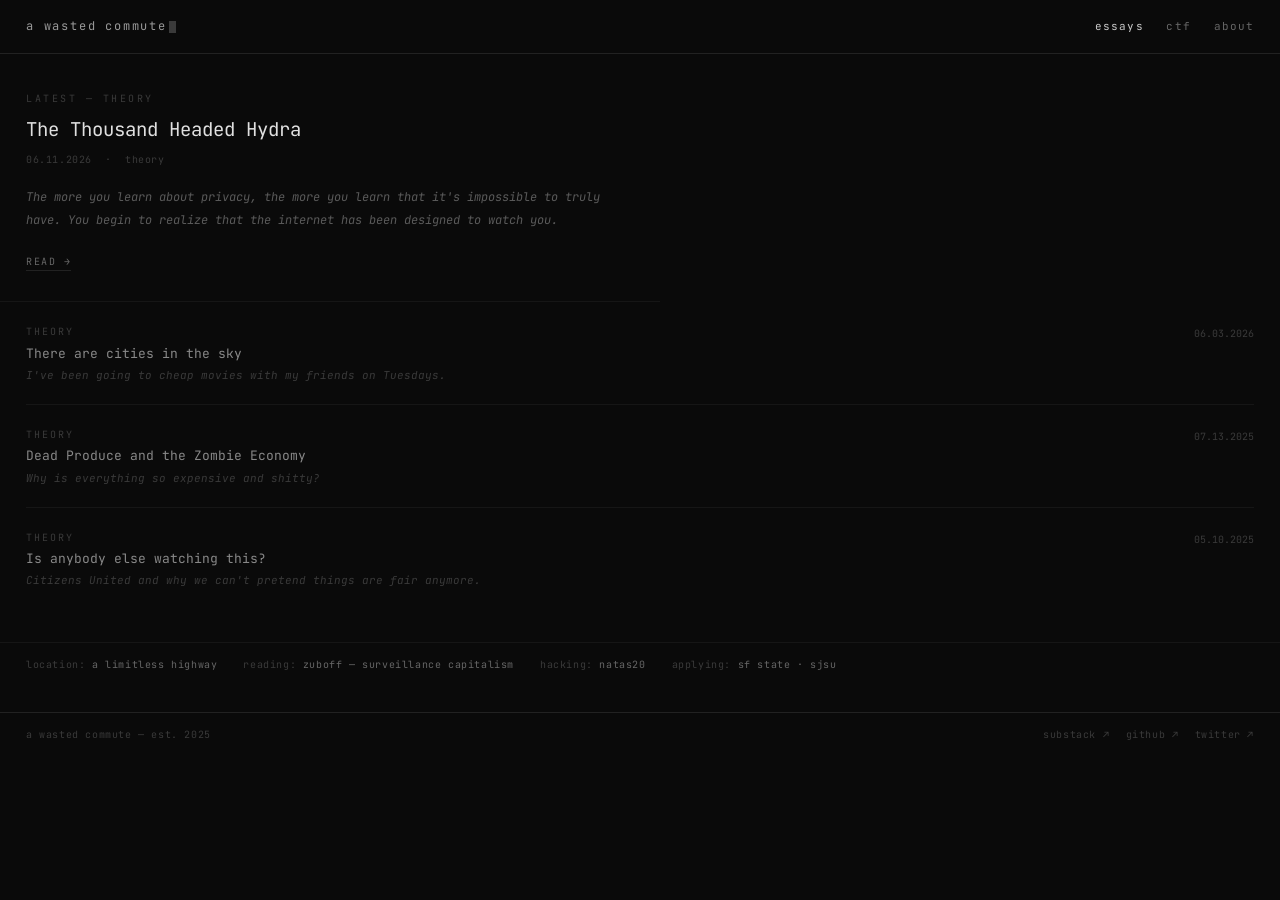
<file: index.html>
<!DOCTYPE html>
<html lang="en">
<head>
  <meta charset="UTF-8">
  <meta name="viewport" content="width=device-width, initial-scale=1.0">
  <title>a wasted commute</title>
  <link rel="stylesheet" href="style.css">
</head>
<body>

  <header class="site-header">
    <div class="site-title">a wasted commute<span class="cursor"></span></div>
    <nav class="site-nav">
      <a href="/" class="active">essays</a>
      <a href="/ctf">ctf</a>
      <a href="/about">about</a>
    </nav>
  </header>

  <main>

    <div class="hero">
      <div class="post-tag">latest — theory</div>
      <h1 class="hero-title">
        <a href="/essays/the-thousand-headed-hydra">The Thousand Headed Hydra</a>
      </h1>
      <div class="post-meta">06.11.2026 &nbsp;·&nbsp; theory</div>
      <p class="post-excerpt">The more you learn about privacy, the more you learn that it's impossible to truly have. You begin to realize that the internet has been designed to watch you.</p>
      <a href="/essays/the-thousand-headed-hydra" class="read-more">read →</a>
    </div>

    <div class="post-list">

      <div class="post-item">
        <div class="item-left">
          <div class="item-tag">theory</div>
          <a href="/essays/there-are-cities-in-the-sky" class="item-title">There are cities in the sky</a>
          <div class="item-subtitle">I've been going to cheap movies with my friends on Tuesdays.</div>
        </div>
        <div class="item-date">06.03.2026</div>
      </div>

      <div class="post-item">
        <div class="item-left">
          <div class="item-tag">theory</div>
          <a href="/essays/dead-produce-and-the-zombie-economy" class="item-title">Dead Produce and the Zombie Economy</a>
          <div class="item-subtitle">Why is everything so expensive and shitty?</div>
        </div>
        <div class="item-date">07.13.2025</div>
      </div>

      <div class="post-item">
        <div class="item-left">
          <div class="item-tag">theory</div>
          <a href="/essays/is-anybody-else-watching-this" class="item-title">Is anybody else watching this?</a>
          <div class="item-subtitle">Citizens United and why we can't pretend things are fair anymore.</div>
        </div>
        <div class="item-date">05.10.2025</div>
      </div>

    </div>

    <div class="status-strip">
      <div class="strip-item">location: <span>a limitless highway</span></div>
      <div class="strip-item">reading: <span>zuboff — surveillance capitalism</span></div>
      <div class="strip-item">hacking: <span>natas20</span></div>
      <div class="strip-item">applying: <span>sf state · sjsu</span></div>
    </div>

  </main>

  <footer class="site-footer">
    <div class="footer-left">a wasted commute — est. 2025</div>
    <div class="footer-right">
      <a href="https://awastedcommute.substack.com" target="_blank">substack ↗</a>
      <a href="https://github.com/granolapunx" target="_blank">github ↗</a>
      <a href="https://twitter.com/awastedcommute" target="_blank">twitter ↗</a>
    </div>
  </footer>

</body>
</html>
</file>
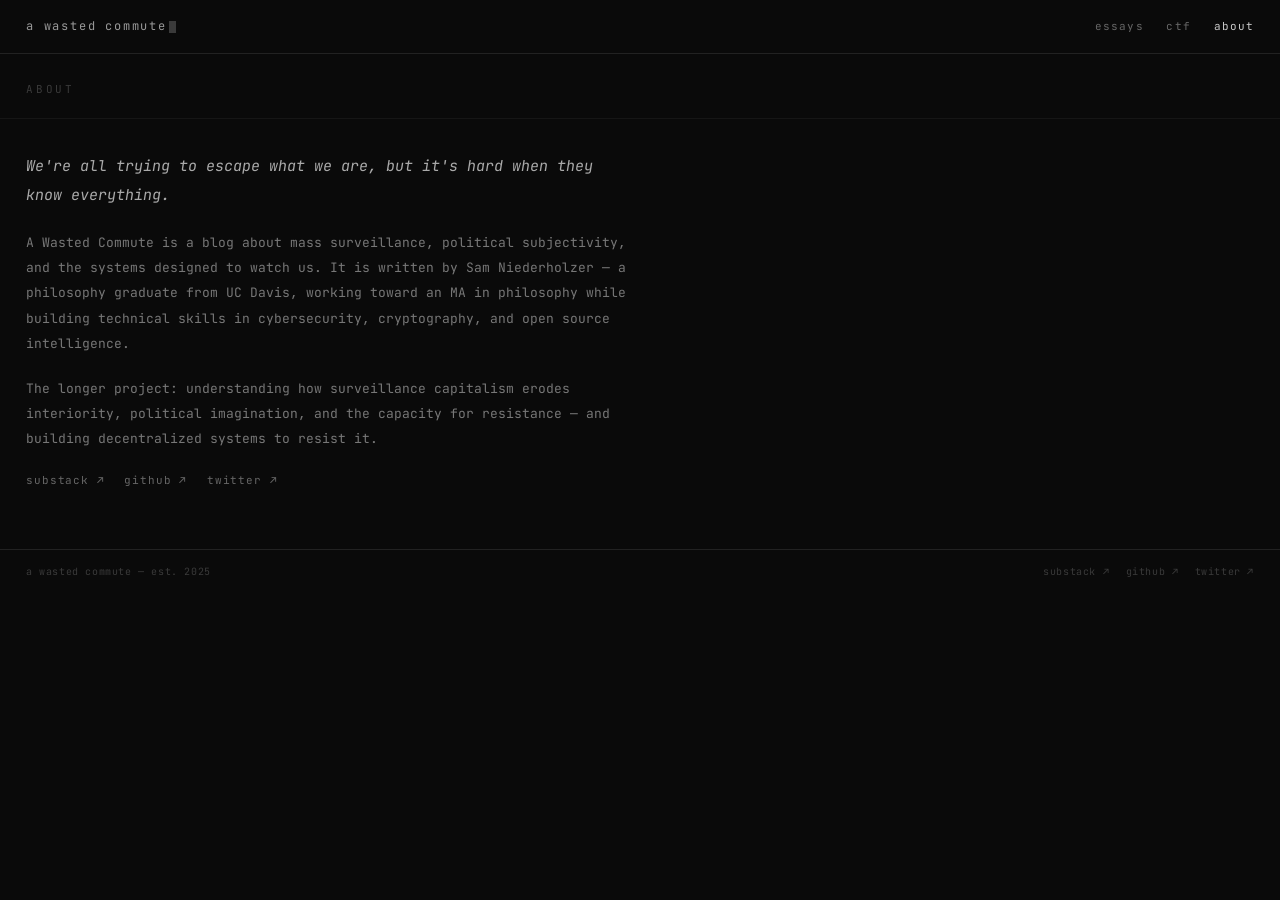
<file: about/index.html>
<!DOCTYPE html>
<html lang="en">
<head>
  <meta charset="UTF-8">
  <meta name="viewport" content="width=device-width, initial-scale=1.0">
  <title>about — a wasted commute</title>
  <link rel="stylesheet" href="../style.css">
</head>
<body>

  <header class="site-header">
    <div class="site-title">a wasted commute<span class="cursor"></span></div>
    <nav class="site-nav">
      <a href="/">essays</a>
      <a href="/ctf">ctf</a>
      <a href="/about" class="active">about</a>
    </nav>
  </header>

  <main>

    <div class="page-header">
      <div class="page-title">about</div>
    </div>

    <div class="about-body">

      <p>We're all trying to escape what we are, but it's hard when they know everything.</p>

      <p>A Wasted Commute is a blog about mass surveillance, political subjectivity, and the systems designed to watch us. It is written by Sam Niederholzer — a philosophy graduate from UC Davis, working toward an MA in philosophy while building technical skills in cybersecurity, cryptography, and open source intelligence.</p>

      <p>The longer project: understanding how surveillance capitalism erodes interiority, political imagination, and the capacity for resistance — and building decentralized systems to resist it.</p>

      <div class="links">
        <a href="https://awastedcommute.substack.com" target="_blank">substack ↗</a>
        <a href="https://github.com/granolapunx" target="_blank">github ↗</a>
        <a href="https://twitter.com/awastedcommute" target="_blank">twitter ↗</a>
      </div>

    </div>

  </main>

  <footer class="site-footer">
    <div class="footer-left">a wasted commute — est. 2025</div>
    <div class="footer-right">
      <a href="https://awastedcommute.substack.com" target="_blank">substack ↗</a>
      <a href="https://github.com/granolapunx" target="_blank">github ↗</a>
      <a href="https://twitter.com/awastedcommute" target="_blank">twitter ↗</a>
    </div>
  </footer>

</body>
</html>
</file>
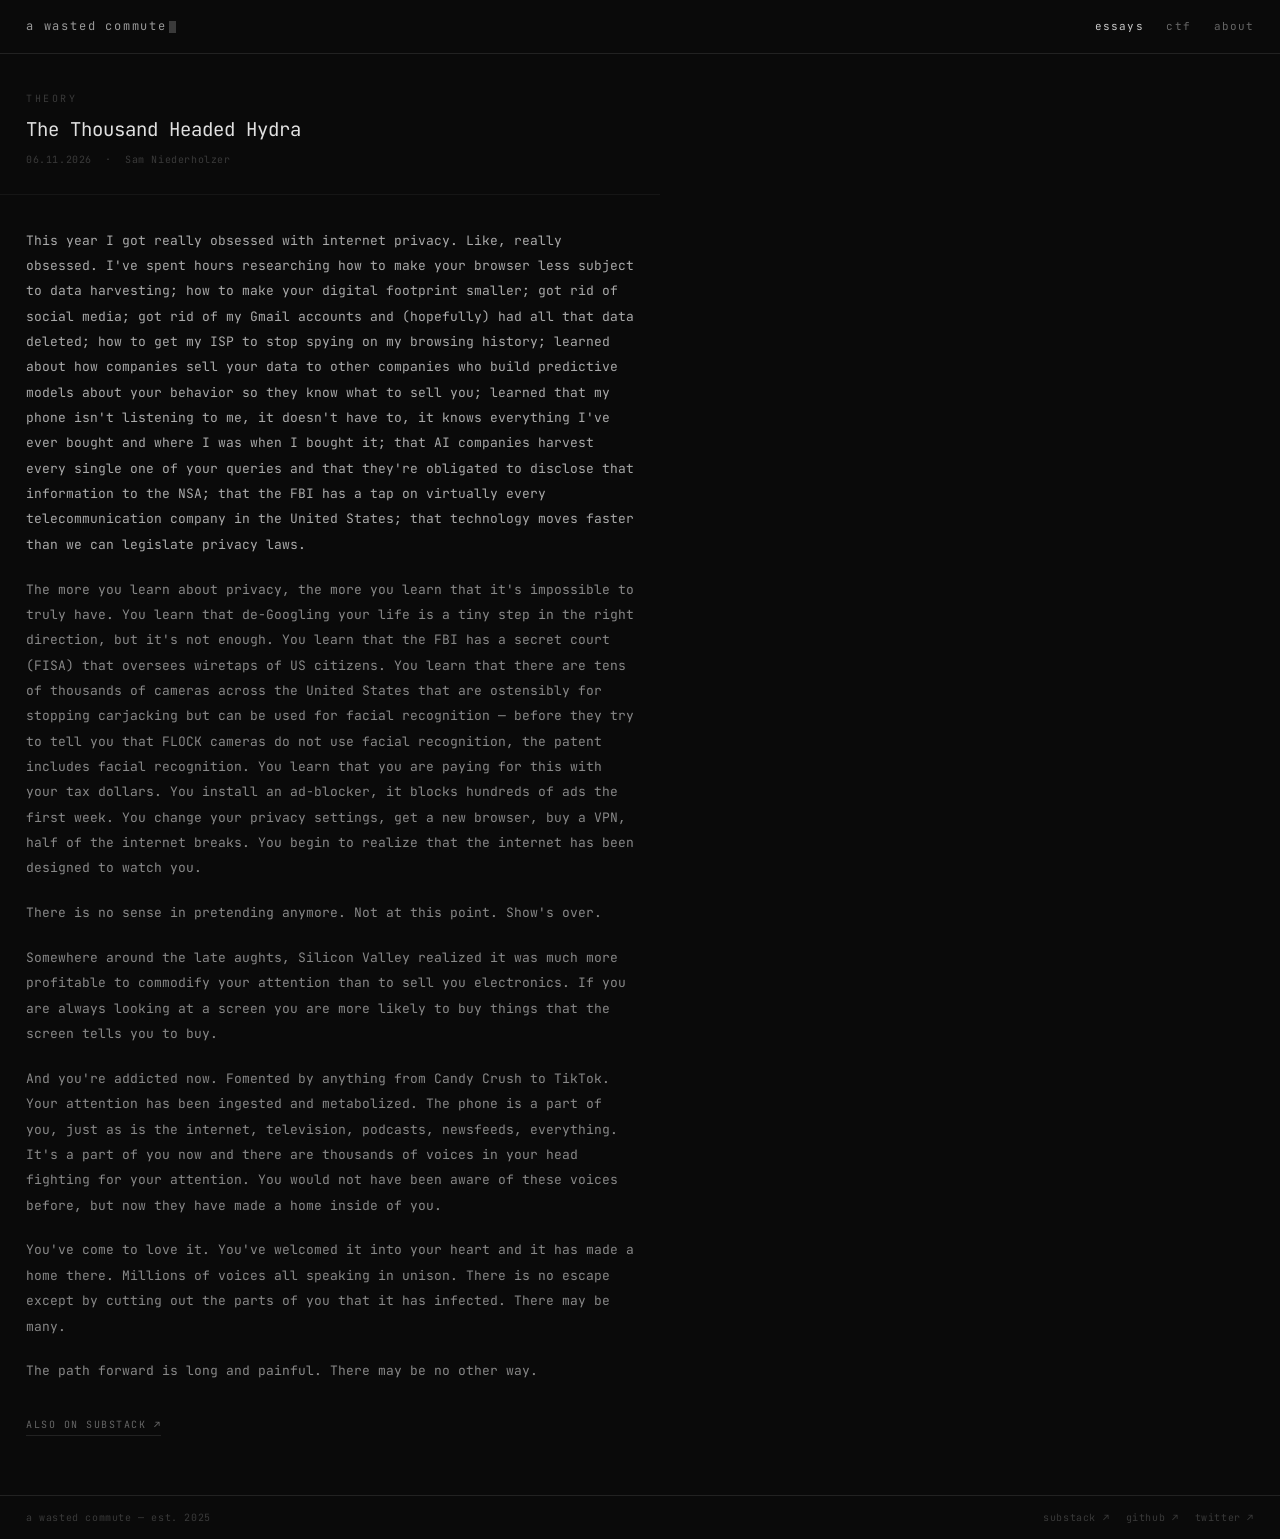
<file: essays/the-thousand-headed-hydra/index.html>
<!DOCTYPE html>
<html lang="en">
<head>
  <meta charset="UTF-8">
  <meta name="viewport" content="width=device-width, initial-scale=1.0">
  <title>The Thousand Headed Hydra — a wasted commute</title>
  <link rel="stylesheet" href="../../style.css">
</head>
<body>

  <header class="site-header">
    <div class="site-title">a wasted commute<span class="cursor"></span></div>
    <nav class="site-nav">
      <a href="/" class="active">essays</a>
      <a href="/ctf">ctf</a>
      <a href="/about">about</a>
    </nav>
  </header>

  <main>

    <div class="essay-header">
      <div class="post-tag">theory</div>
      <h1>The Thousand Headed Hydra</h1>
      <div class="essay-meta">06.11.2026 &nbsp;·&nbsp; Sam Niederholzer</div>
    </div>

    <div class="essay-body">

      <p>This year I got really obsessed with internet privacy. Like, really obsessed. I've spent hours researching how to make your browser less subject to data harvesting; how to make your digital footprint smaller; got rid of social media; got rid of my Gmail accounts and (hopefully) had all that data deleted; how to get my ISP to stop spying on my browsing history; learned about how companies sell your data to other companies who build predictive models about your behavior so they know what to sell you; learned that my phone isn't listening to me, it doesn't have to, it knows everything I've ever bought and where I was when I bought it; that AI companies harvest every single one of your queries and that they're obligated to disclose that information to the NSA; that the FBI has a tap on virtually every telecommunication company in the United States; that technology moves faster than we can legislate privacy laws.</p>

      <p>The more you learn about privacy, the more you learn that it's impossible to truly have. You learn that de-Googling your life is a tiny step in the right direction, but it's not enough. You learn that the FBI has a secret court (FISA) that oversees wiretaps of US citizens. You learn that there are tens of thousands of cameras across the United States that are ostensibly for stopping carjacking but can be used for facial recognition — before they try to tell you that FLOCK cameras do not use facial recognition, the patent includes facial recognition. You learn that you are paying for this with your tax dollars. You install an ad-blocker, it blocks hundreds of ads the first week. You change your privacy settings, get a new browser, buy a VPN, half of the internet breaks. You begin to realize that the internet has been designed to watch you.</p>

      <p>There is no sense in pretending anymore. Not at this point. Show's over.</p>

      <p>Somewhere around the late aughts, Silicon Valley realized it was much more profitable to commodify your attention than to sell you electronics. If you are always looking at a screen you are more likely to buy things that the screen tells you to buy.</p>

      <p>And you're addicted now. Fomented by anything from Candy Crush to TikTok. Your attention has been ingested and metabolized. The phone is a part of you, just as is the internet, television, podcasts, newsfeeds, everything. It's a part of you now and there are thousands of voices in your head fighting for your attention. You would not have been aware of these voices before, but now they have made a home inside of you.</p>

      <p>You've come to love it. You've welcomed it into your heart and it has made a home there. Millions of voices all speaking in unison. There is no escape except by cutting out the parts of you that it has infected. There may be many.</p>

      <p>The path forward is long and painful. There may be no other way.</p>

      <a href="https://awastedcommute.substack.com/p/the-thousand-headed-hydra" target="_blank" class="substack-link">also on substack ↗</a>

    </div>

  </main>

  <footer class="site-footer">
    <div class="footer-left">a wasted commute — est. 2025</div>
    <div class="footer-right">
      <a href="https://awastedcommute.substack.com" target="_blank">substack ↗</a>
      <a href="https://github.com/granolapunx" target="_blank">github ↗</a>
      <a href="https://twitter.com/awastedcommute" target="_blank">twitter ↗</a>
    </div>
  </footer>

</body>
</html>
</file>
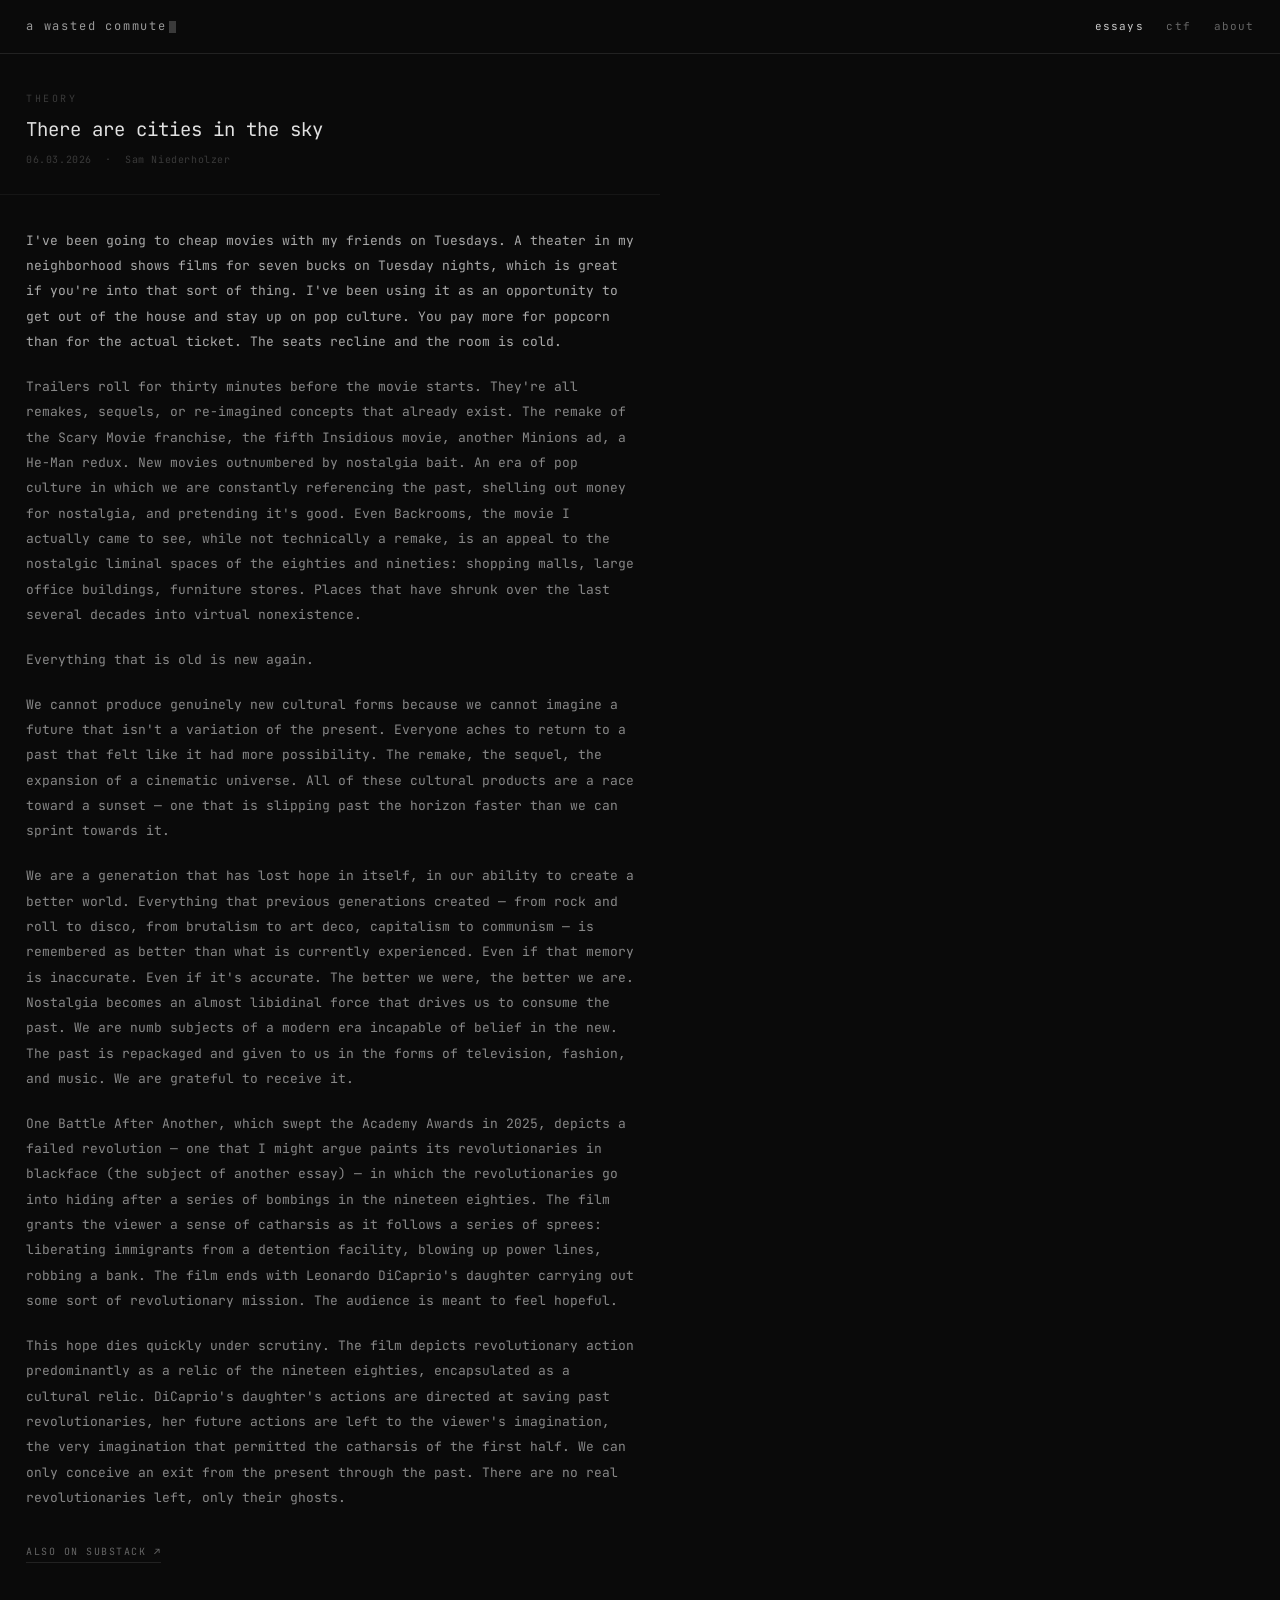
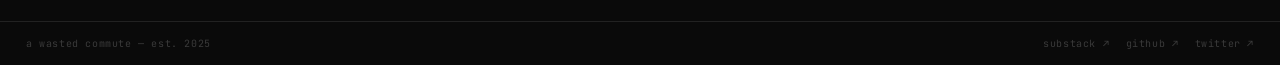
<file: essays/there-are-cities-in-the-sky/index.html>
<!DOCTYPE html>
<html lang="en">
<head>
  <meta charset="UTF-8">
  <meta name="viewport" content="width=device-width, initial-scale=1.0">
  <title>There are cities in the sky — a wasted commute</title>
  <link rel="stylesheet" href="../../style.css">
</head>
<body>

  <header class="site-header">
    <div class="site-title">a wasted commute<span class="cursor"></span></div>
    <nav class="site-nav">
      <a href="/" class="active">essays</a>
      <a href="/ctf">ctf</a>
      <a href="/about">about</a>
    </nav>
  </header>

  <main>

    <div class="essay-header">
      <div class="post-tag">theory</div>
      <h1>There are cities in the sky</h1>
      <div class="essay-meta">06.03.2026 &nbsp;·&nbsp; Sam Niederholzer</div>
    </div>

    <div class="essay-body">

      <p>I've been going to cheap movies with my friends on Tuesdays. A theater in my neighborhood shows films for seven bucks on Tuesday nights, which is great if you're into that sort of thing. I've been using it as an opportunity to get out of the house and stay up on pop culture. You pay more for popcorn than for the actual ticket. The seats recline and the room is cold.</p>

      <p>Trailers roll for thirty minutes before the movie starts. They're all remakes, sequels, or re-imagined concepts that already exist. The remake of the Scary Movie franchise, the fifth Insidious movie, another Minions ad, a He-Man redux. New movies outnumbered by nostalgia bait. An era of pop culture in which we are constantly referencing the past, shelling out money for nostalgia, and pretending it's good. Even Backrooms, the movie I actually came to see, while not technically a remake, is an appeal to the nostalgic liminal spaces of the eighties and nineties: shopping malls, large office buildings, furniture stores. Places that have shrunk over the last several decades into virtual nonexistence.</p>

      <p>Everything that is old is new again.</p>

      <p>We cannot produce genuinely new cultural forms because we cannot imagine a future that isn't a variation of the present. Everyone aches to return to a past that felt like it had more possibility. The remake, the sequel, the expansion of a cinematic universe. All of these cultural products are a race toward a sunset — one that is slipping past the horizon faster than we can sprint towards it.</p>

      <p>We are a generation that has lost hope in itself, in our ability to create a better world. Everything that previous generations created — from rock and roll to disco, from brutalism to art deco, capitalism to communism — is remembered as better than what is currently experienced. Even if that memory is inaccurate. Even if it's accurate. The better we were, the better we are. Nostalgia becomes an almost libidinal force that drives us to consume the past. We are numb subjects of a modern era incapable of belief in the new. The past is repackaged and given to us in the forms of television, fashion, and music. We are grateful to receive it.</p>

      <p>One Battle After Another, which swept the Academy Awards in 2025, depicts a failed revolution — one that I might argue paints its revolutionaries in blackface (the subject of another essay) — in which the revolutionaries go into hiding after a series of bombings in the nineteen eighties. The film grants the viewer a sense of catharsis as it follows a series of sprees: liberating immigrants from a detention facility, blowing up power lines, robbing a bank. The film ends with Leonardo DiCaprio's daughter carrying out some sort of revolutionary mission. The audience is meant to feel hopeful.</p>

      <p>This hope dies quickly under scrutiny. The film depicts revolutionary action predominantly as a relic of the nineteen eighties, encapsulated as a cultural relic. DiCaprio's daughter's actions are directed at saving past revolutionaries, her future actions are left to the viewer's imagination, the very imagination that permitted the catharsis of the first half. We can only conceive an exit from the present through the past. There are no real revolutionaries left, only their ghosts.</p>

      <a href="https://awastedcommute.substack.com/p/there-are-cities-in-the-sky" target="_blank" class="substack-link">also on substack ↗</a>

    </div>

  </main>

  <footer class="site-footer">
    <div class="footer-left">a wasted commute — est. 2025</div>
    <div class="footer-right">
      <a href="https://awastedcommute.substack.com" target="_blank">substack ↗</a>
      <a href="https://github.com/granolapunx" target="_blank">github ↗</a>
      <a href="https://twitter.com/awastedcommute" target="_blank">twitter ↗</a>
    </div>
  </footer>

</body>
</html>
</file>
<file: style.css>
@import url('https://fonts.googleapis.com/css2?family=JetBrains+Mono:ital,wght@0,300;0,400;0,500;1,300;1,400&display=swap');

*, *::before, *::after { box-sizing: border-box; margin: 0; padding: 0; }

:root {
  --bg:            #0a0a0a;
  --text:          #c9c9c9;
  --muted:         #666;
  --dim:           #3a3a3a;
  --faint:         #161616;
  --border:        #222;
  --accent:        #999;
  --font:          'JetBrains Mono', 'Courier New', monospace;
  --max-w:         660px;
}

html, body {
  background: var(--bg);
  color: var(--text);
  font-family: var(--font);
  font-size: 13px;
  line-height: 1.7;
  min-height: 100vh;
}

a { color: inherit; text-decoration: none; }

/* HEADER */
.site-header {
  padding: 1.25rem 2rem;
  border-bottom: 0.5px solid var(--border);
  display: flex;
  justify-content: space-between;
  align-items: center;
  position: sticky;
  top: 0;
  background: var(--bg);
  z-index: 10;
}

.site-title { font-size: 12px; letter-spacing: 0.15em; color: var(--accent); }

.cursor {
  display: inline-block;
  width: 7px;
  height: 12px;
  background: var(--dim);
  vertical-align: middle;
  margin-left: 2px;
  animation: blink 1.2s step-end infinite;
}

@keyframes blink { 50% { opacity: 0; } }

.site-nav { display: flex; gap: 1.75rem; }

.site-nav a {
  font-size: 11px;
  color: var(--muted);
  letter-spacing: 0.1em;
  transition: color 0.15s;
}

.site-nav a:hover,
.site-nav a.active { color: var(--text); }

/* HERO */
.hero {
  padding: 2.75rem 2rem 2.25rem;
  border-bottom: 0.5px solid var(--faint);
  max-width: var(--max-w);
}

.post-tag {
  font-size: 10px;
  letter-spacing: 0.25em;
  color: var(--dim);
  text-transform: uppercase;
  margin-bottom: 0.8rem;
}

.hero-title {
  font-size: 19px;
  font-weight: 400;
  color: #e0e0e0;
  line-height: 1.35;
  margin-bottom: 0.65rem;
}

.hero-title a:hover { color: #fff; }

.post-meta {
  font-size: 10px;
  color: var(--dim);
  letter-spacing: 0.06em;
  margin-bottom: 1.35rem;
}

.post-excerpt {
  font-size: 12px;
  line-height: 1.95;
  color: #5a5a5a;
  margin-bottom: 1.35rem;
  font-style: italic;
}

.read-more {
  font-size: 10px;
  letter-spacing: 0.15em;
  color: var(--muted);
  text-transform: uppercase;
  border-bottom: 0.5px solid var(--border);
  padding-bottom: 2px;
  transition: color 0.15s, border-color 0.15s;
}

.read-more:hover { color: var(--text); border-color: var(--muted); }

/* POST LIST */
.post-list { padding: 0 2rem; }

.post-item {
  padding: 1.6rem 0;
  border-bottom: 0.5px solid var(--faint);
  display: flex;
  justify-content: space-between;
  align-items: flex-start;
  gap: 1.5rem;
}

.post-item:last-child { border-bottom: none; }

.item-left { flex: 1; min-width: 0; }

.item-tag {
  font-size: 10px;
  letter-spacing: 0.2em;
  color: var(--dim);
  text-transform: uppercase;
  margin-bottom: 0.35rem;
}

.item-title {
  font-size: 13px;
  color: #888;
  font-weight: 400;
  line-height: 1.45;
  display: block;
  margin-bottom: 0.25rem;
  transition: color 0.15s;
}

.item-title:hover { color: var(--text); }

.item-subtitle {
  font-size: 11px;
  color: var(--dim);
  font-style: italic;
  line-height: 1.5;
}

.item-date {
  font-size: 10px;
  color: var(--dim);
  white-space: nowrap;
  flex-shrink: 0;
  padding-top: 2px;
}

/* STATUS STRIP */
.status-strip {
  padding: 1rem 2rem;
  border-top: 0.5px solid var(--faint);
  display: flex;
  gap: 2rem;
  flex-wrap: wrap;
  margin-top: 2.5rem;
}

.strip-item { font-size: 10px; color: var(--dim); letter-spacing: 0.06em; }
.strip-item span { color: var(--muted); }

/* FOOTER */
.site-footer {
  padding: 1rem 2rem;
  border-top: 0.5px solid var(--border);
  display: flex;
  justify-content: space-between;
  align-items: center;
  flex-wrap: wrap;
  gap: 0.5rem;
  margin-top: 2rem;
}

.footer-left { font-size: 10px; color: var(--dim); letter-spacing: 0.06em; }

.footer-right { display: flex; gap: 1.25rem; }

.footer-right a {
  font-size: 10px;
  color: var(--dim);
  letter-spacing: 0.06em;
  transition: color 0.15s;
}

.footer-right a:hover { color: var(--muted); }

/* PAGE HEADER */
.page-header {
  padding: 2rem 2rem 1.5rem;
  border-bottom: 0.5px solid var(--faint);
}

.page-title {
  font-size: 11px;
  letter-spacing: 0.25em;
  color: var(--dim);
  text-transform: uppercase;
}

/* ESSAY BODY */
.essay-header {
  padding: 2.75rem 2rem 2rem;
  border-bottom: 0.5px solid var(--faint);
  max-width: var(--max-w);
}

.essay-header h1 {
  font-size: 19px;
  font-weight: 400;
  color: #e0e0e0;
  line-height: 1.35;
  margin-bottom: 0.65rem;
}

.essay-meta {
  font-size: 10px;
  color: var(--dim);
  letter-spacing: 0.06em;
}

.essay-body {
  padding: 2.5rem 2rem;
  max-width: var(--max-w);
}

.essay-body p {
  font-size: 13px;
  line-height: 1.95;
  color: #888;
  margin-bottom: 1.5rem;
}

.essay-body p:first-child { color: #aaa; }

.essay-body .substack-link {
  display: inline-block;
  margin-top: 1rem;
  font-size: 10px;
  letter-spacing: 0.15em;
  color: var(--muted);
  text-transform: uppercase;
  border-bottom: 0.5px solid var(--border);
  padding-bottom: 2px;
}

/* ABOUT */
.about-body {
  padding: 2.5rem 2rem;
  max-width: var(--max-w);
}

.about-body p {
  font-size: 13px;
  line-height: 1.95;
  color: #777;
  margin-bottom: 1.5rem;
}

.about-body p:first-child {
  font-size: 15px;
  color: #aaa;
  font-style: italic;
}

.about-body .links { display: flex; gap: 1.5rem; margin-top: 0.5rem; }
.about-body .links a { font-size: 11px; color: var(--muted); letter-spacing: 0.08em; }
.about-body .links a:hover { color: var(--text); }

/* EMPTY STATE */
.empty-state {
  padding: 2rem;
  font-size: 11px;
  color: var(--dim);
  letter-spacing: 0.1em;
}
</file>
